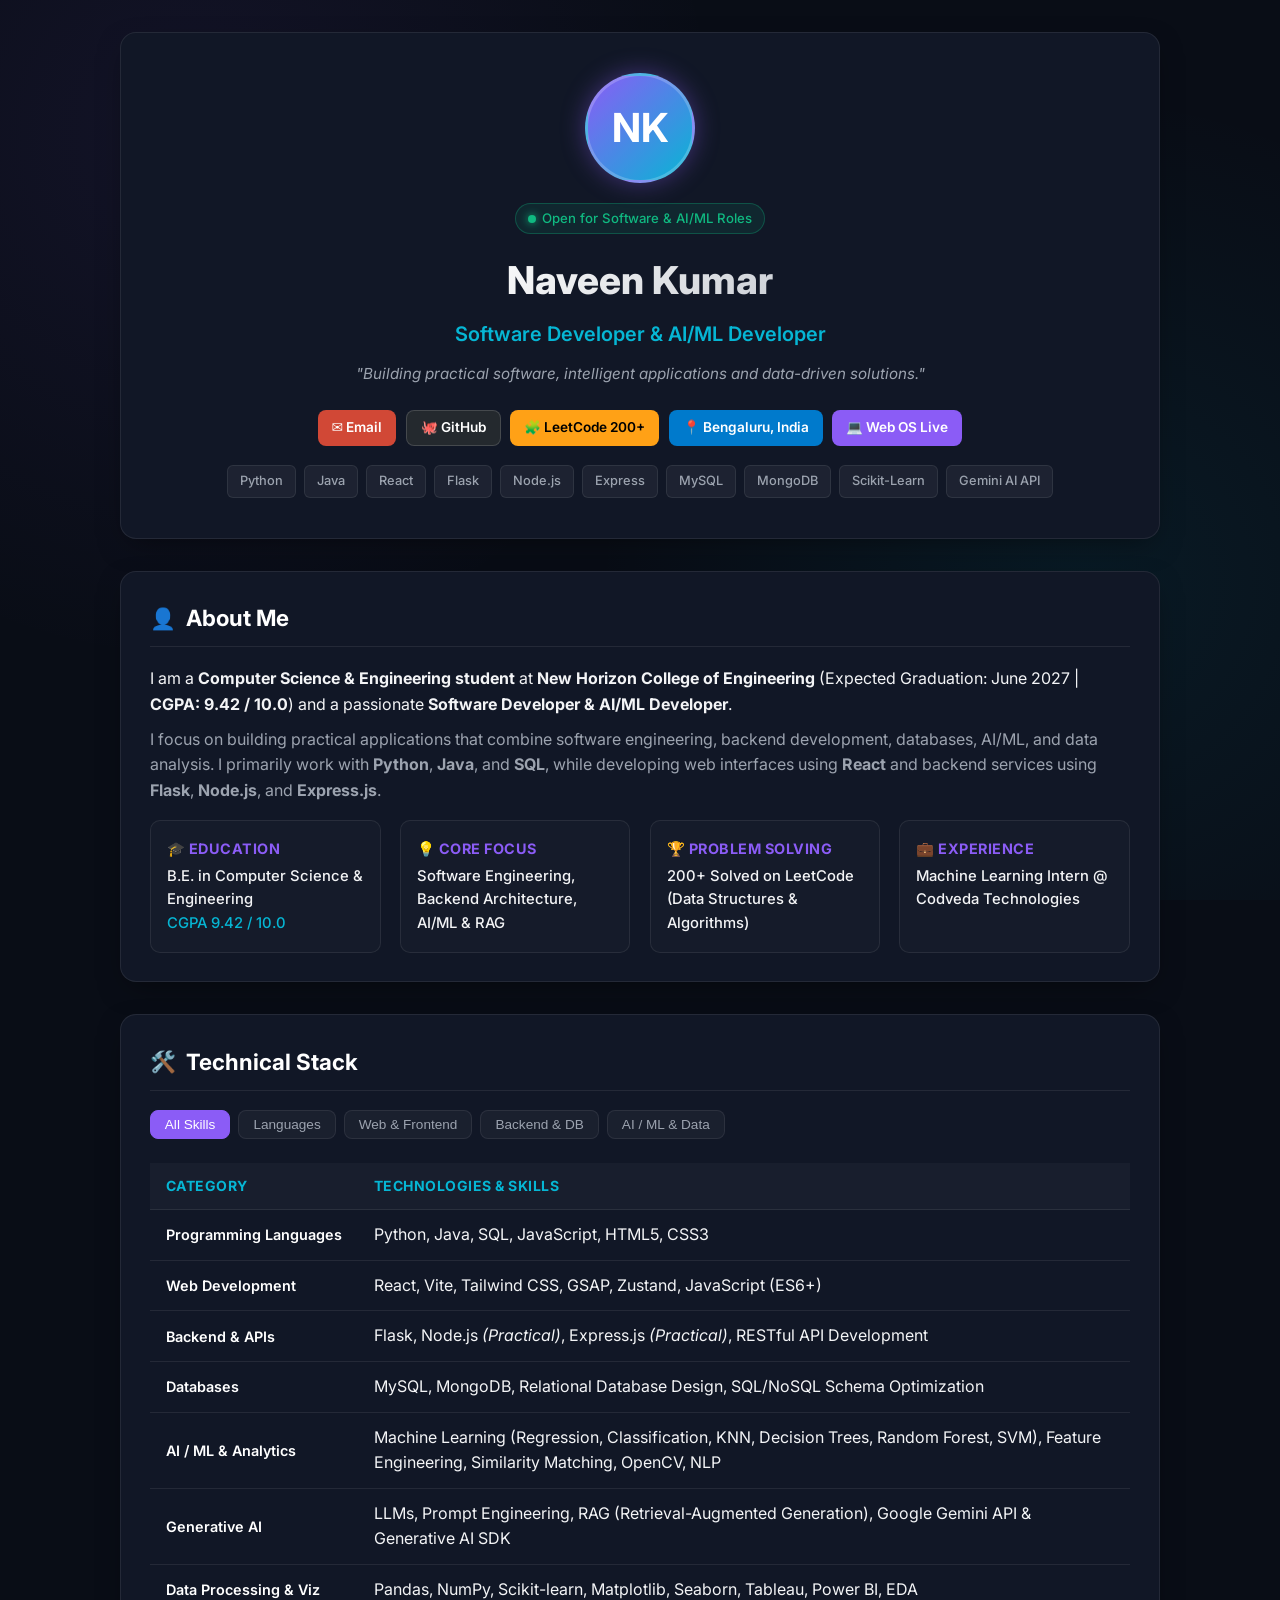
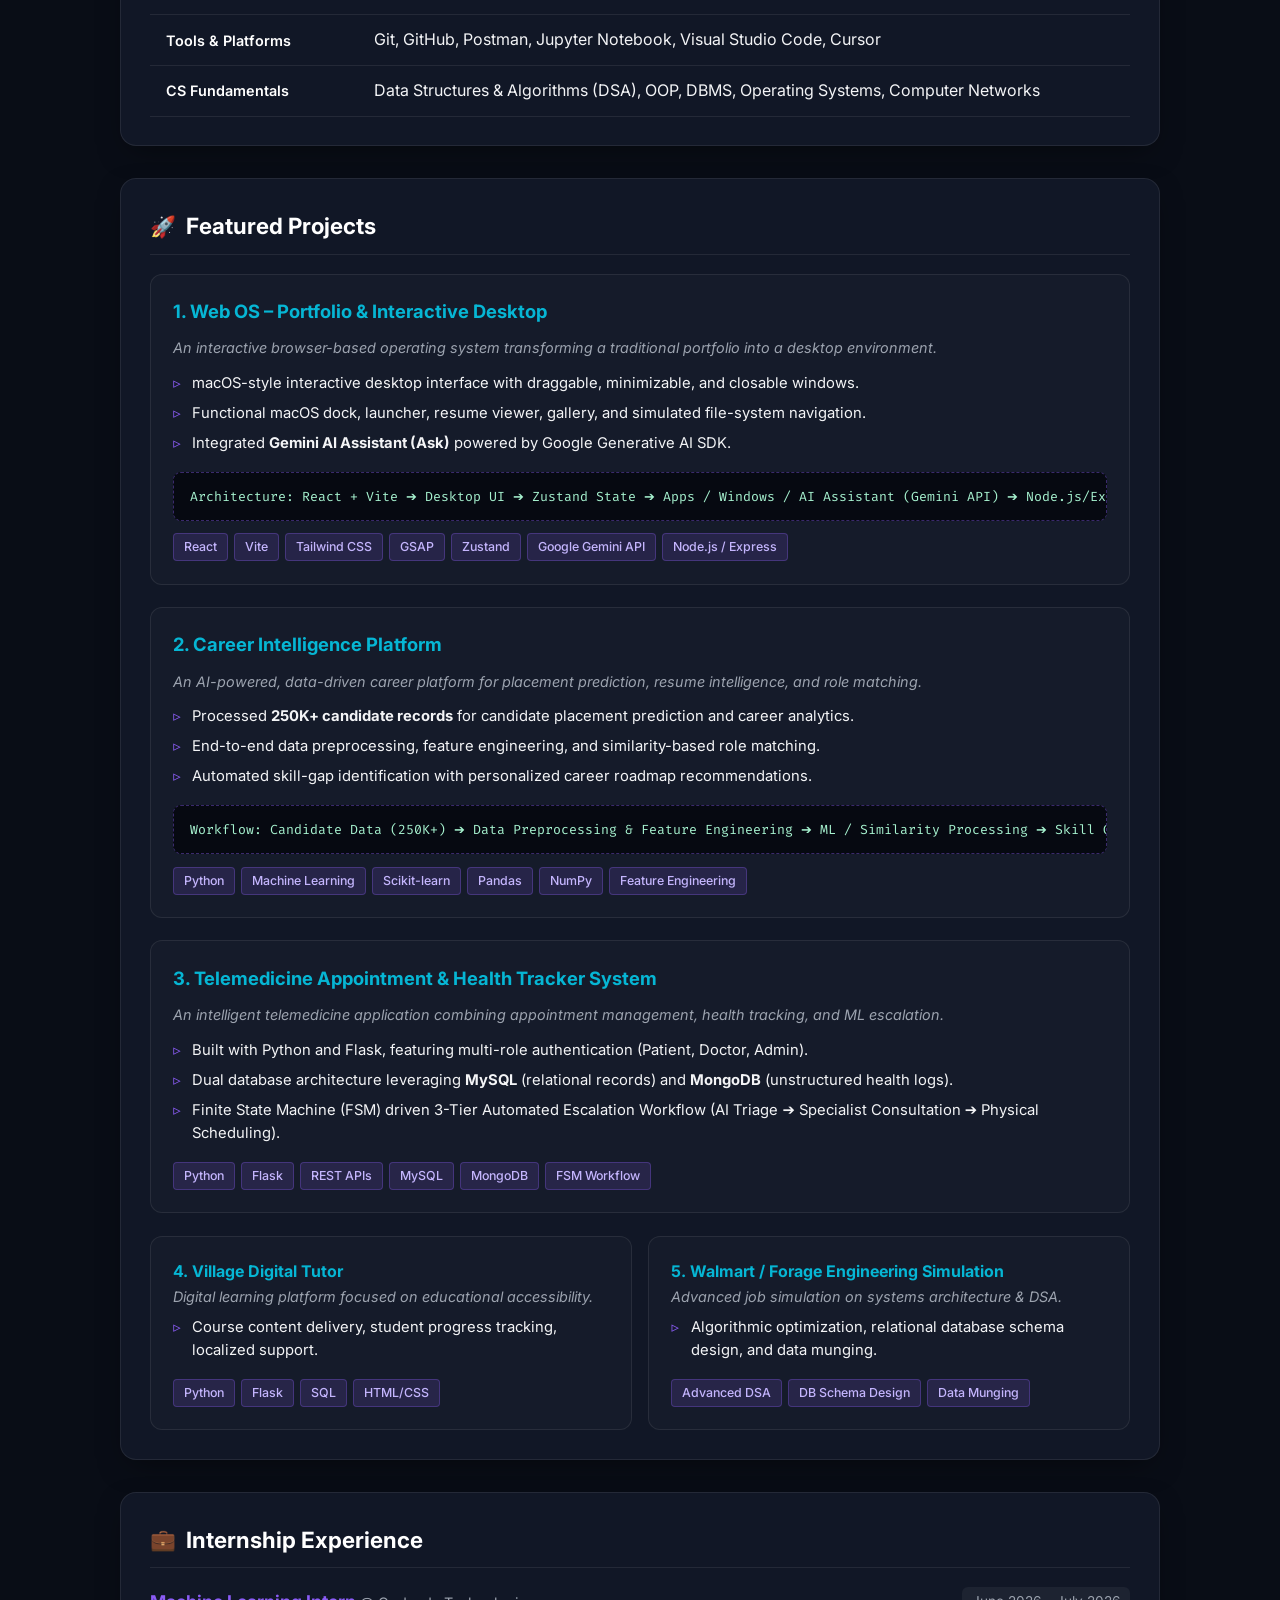
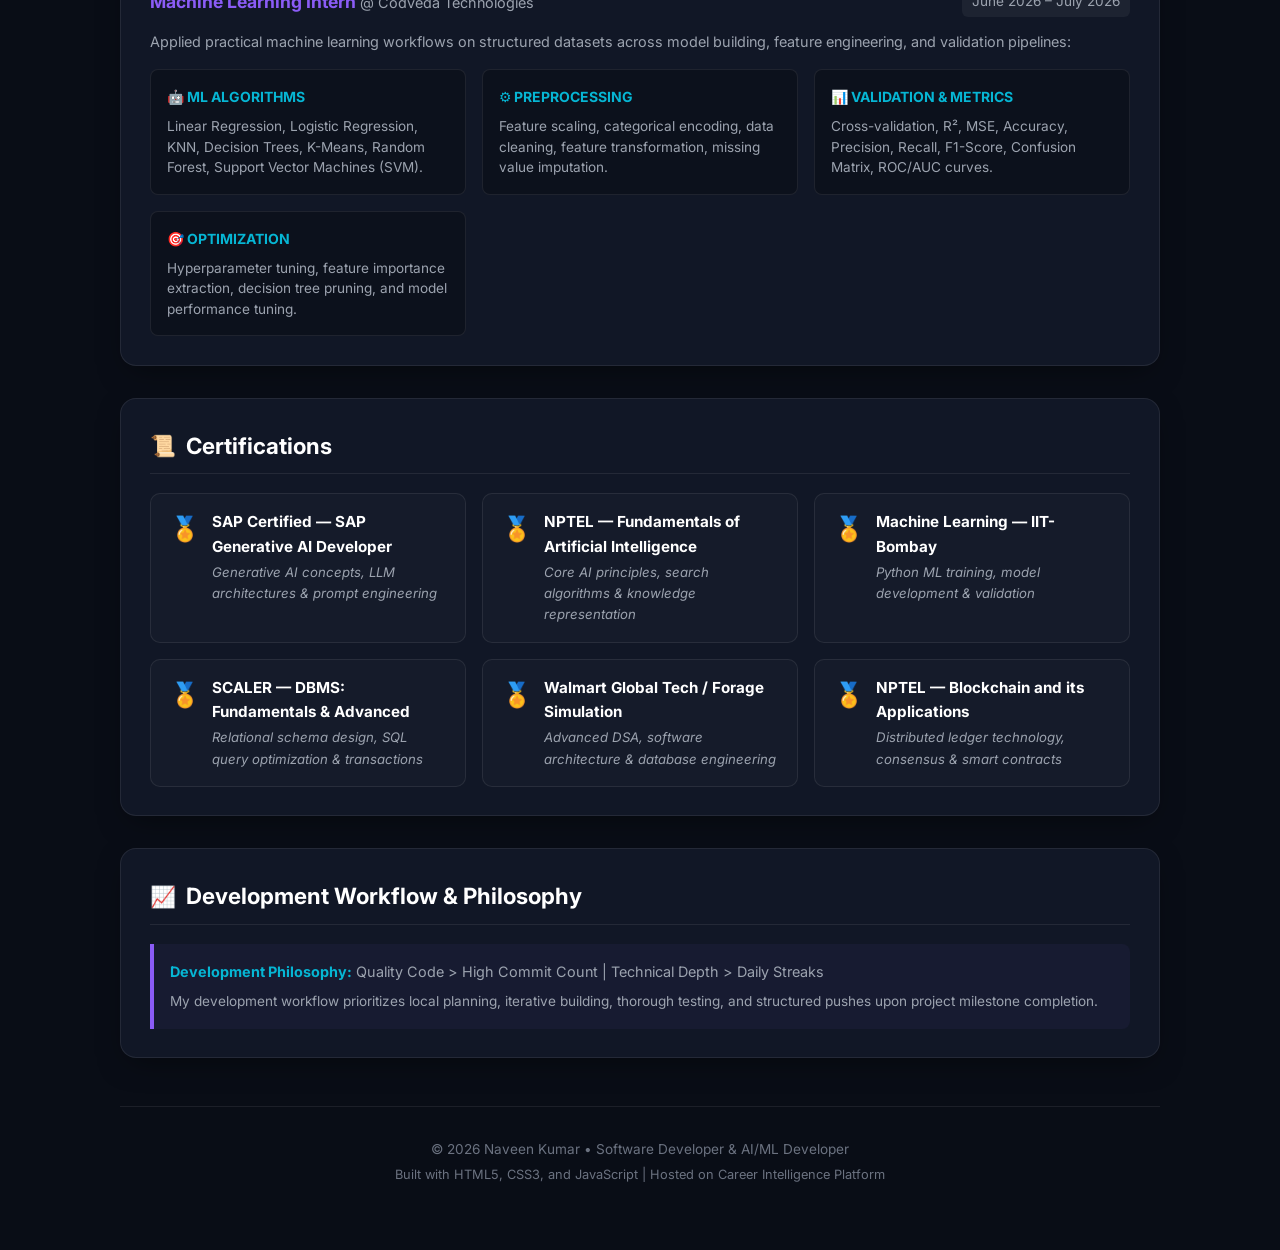
<file: portfolio/index.html>
<!DOCTYPE html>
<html lang="en">
<head>
  <meta charset="UTF-8">
  <meta name="viewport" content="width=device-width, initial-scale=1.0">
  <title>Naveen Kumar | Software Developer & AI/ML Developer</title>
  <meta name="description" content="Portfolio of Naveen Kumar - Computer Science Student, Software Developer & AI/ML Developer.">
  <link rel="stylesheet" href="styles.css">
  <link rel="preconnect" href="https://fonts.googleapis.com">
  <link rel="preconnect" href="https://fonts.gstatic.com" crossorigin>
  <link href="https://fonts.googleapis.com/css2?family=Fira+Code:wght@400;500&family=Inter:wght@400;500;600;700;800&display=swap" rel="stylesheet">
</head>
<body>

  <div class="container">

    <!-- PROFILE HERO HEADER -->
    <header class="card profile-header">
      <div class="avatar-wrapper">
        <div class="avatar">NK</div>
      </div>
      <div class="status-badge">
        <span class="status-dot"></span> Open for Software & AI/ML Roles
      </div>
      <h1>Naveen Kumar</h1>
      <h3>Software Developer & AI/ML Developer</h3>
      <p class="tagline">"Building practical software, intelligent applications and data-driven solutions."</p>

      <div class="badge-row">
        <a href="mailto:naveenbjvn8050@gmail.com" class="badge-item badge-email" id="email-btn">✉ Email</a>
        <a href="https://github.com/naveenkumar582005" target="_blank" rel="noopener" class="badge-item badge-github">🐙 GitHub</a>
        <a href="https://leetcode.com/u/Naveen582005/" target="_blank" rel="noopener" class="badge-item badge-leetcode">🧩 LeetCode 200+</a>
        <span class="badge-item badge-location">📍 Bengaluru, India</span>
        <a href="https://github.com/naveenkumar582005/web-os" target="_blank" rel="noopener" class="badge-item badge-webos">💻 Web OS Live</a>
      </div>

      <div class="tech-pills">
        <span class="tech-pill">Python</span>
        <span class="tech-pill">Java</span>
        <span class="tech-pill">React</span>
        <span class="tech-pill">Flask</span>
        <span class="tech-pill">Node.js</span>
        <span class="tech-pill">Express</span>
        <span class="tech-pill">MySQL</span>
        <span class="tech-pill">MongoDB</span>
        <span class="tech-pill">Scikit-Learn</span>
        <span class="tech-pill">Gemini AI API</span>
      </div>
    </header>

    <!-- ABOUT ME -->
    <section class="card">
      <h2 class="section-title"><span class="section-icon">👤</span> About Me</h2>
      <p>
        I am a <strong>Computer Science & Engineering student</strong> at <strong>New Horizon College of Engineering</strong> (Expected Graduation: June 2027 | <strong>CGPA: 9.42 / 10.0</strong>) and a passionate <strong>Software Developer & AI/ML Developer</strong>.
      </p>
      <p style="margin-top: 0.6rem; color: var(--text-muted);">
        I focus on building practical applications that combine software engineering, backend development, databases, AI/ML, and data analysis. I primarily work with <strong>Python</strong>, <strong>Java</strong>, and <strong>SQL</strong>, while developing web interfaces using <strong>React</strong> and backend services using <strong>Flask</strong>, <strong>Node.js</strong>, and <strong>Express.js</strong>.
      </p>

      <div class="about-grid">
        <div class="about-item">
          <h4>🎓 Education</h4>
          <p>B.E. in Computer Science & Engineering<br><span style="color: var(--accent-cyan);">CGPA 9.42 / 10.0</span></p>
        </div>
        <div class="about-item">
          <h4>💡 Core Focus</h4>
          <p>Software Engineering, Backend Architecture, AI/ML & RAG</p>
        </div>
        <div class="about-item">
          <h4>🏆 Problem Solving</h4>
          <p>200+ Solved on LeetCode (Data Structures & Algorithms)</p>
        </div>
        <div class="about-item">
          <h4>💼 Experience</h4>
          <p>Machine Learning Intern @ Codveda Technologies</p>
        </div>
      </div>
    </section>

    <!-- TECHNICAL STACK MATRIX -->
    <section class="card">
      <h2 class="section-title"><span class="section-icon">🛠️</span> Technical Stack</h2>
      
      <div class="filter-bar">
        <button class="filter-btn active" data-filter="all">All Skills</button>
        <button class="filter-btn" data-filter="languages">Languages</button>
        <button class="filter-btn" data-filter="web">Web & Frontend</button>
        <button class="filter-btn" data-filter="backend">Backend & DB</button>
        <button class="filter-btn" data-filter="ai">AI / ML & Data</button>
      </div>

      <table class="tech-table">
        <thead>
          <tr>
            <th>Category</th>
            <th>Technologies & Skills</th>
          </tr>
        </thead>
        <tbody>
          <tr data-cat="languages">
            <td class="tech-category-tag">Programming Languages</td>
            <td>Python, Java, SQL, JavaScript, HTML5, CSS3</td>
          </tr>
          <tr data-cat="web">
            <td class="tech-category-tag">Web Development</td>
            <td>React, Vite, Tailwind CSS, GSAP, Zustand, JavaScript (ES6+)</td>
          </tr>
          <tr data-cat="backend">
            <td class="tech-category-tag">Backend & APIs</td>
            <td>Flask, Node.js <em>(Practical)</em>, Express.js <em>(Practical)</em>, RESTful API Development</td>
          </tr>
          <tr data-cat="backend">
            <td class="tech-category-tag">Databases</td>
            <td>MySQL, MongoDB, Relational Database Design, SQL/NoSQL Schema Optimization</td>
          </tr>
          <tr data-cat="ai">
            <td class="tech-category-tag">AI / ML & Analytics</td>
            <td>Machine Learning (Regression, Classification, KNN, Decision Trees, Random Forest, SVM), Feature Engineering, Similarity Matching, OpenCV, NLP</td>
          </tr>
          <tr data-cat="ai">
            <td class="tech-category-tag">Generative AI</td>
            <td>LLMs, Prompt Engineering, RAG (Retrieval-Augmented Generation), Google Gemini API & Generative AI SDK</td>
          </tr>
          <tr data-cat="ai">
            <td class="tech-category-tag">Data Processing & Viz</td>
            <td>Pandas, NumPy, Scikit-learn, Matplotlib, Seaborn, Tableau, Power BI, EDA</td>
          </tr>
          <tr data-cat="all">
            <td class="tech-category-tag">Tools & Platforms</td>
            <td>Git, GitHub, Postman, Jupyter Notebook, Visual Studio Code, Cursor</td>
          </tr>
          <tr data-cat="languages">
            <td class="tech-category-tag">CS Fundamentals</td>
            <td>Data Structures & Algorithms (DSA), OOP, DBMS, Operating Systems, Computer Networks</td>
          </tr>
        </tbody>
      </table>
    </section>

    <!-- FEATURED PROJECTS -->
    <section class="card">
      <h2 class="section-title"><span class="section-icon">🚀</span> Featured Projects</h2>

      <!-- Project 1 -->
      <div class="project-card">
        <div class="project-header">
          <span class="project-title">1. Web OS – Portfolio & Interactive Desktop</span>
        </div>
        <p class="project-subtitle">An interactive browser-based operating system transforming a traditional portfolio into a desktop environment.</p>
        <ul class="project-list">
          <li>macOS-style interactive desktop interface with draggable, minimizable, and closable windows.</li>
          <li>Functional macOS dock, launcher, resume viewer, gallery, and simulated file-system navigation.</li>
          <li>Integrated <strong>Gemini AI Assistant (Ask)</strong> powered by Google Generative AI SDK.</li>
        </ul>
        <div class="architecture-box">
          Architecture: React + Vite ➔ Desktop UI ➔ Zustand State ➔ Apps / Windows / AI Assistant (Gemini API) ➔ Node.js/Express Backend Services
        </div>
        <div class="project-tech-tags">
          <span class="tech-tag">React</span>
          <span class="tech-tag">Vite</span>
          <span class="tech-tag">Tailwind CSS</span>
          <span class="tech-tag">GSAP</span>
          <span class="tech-tag">Zustand</span>
          <span class="tech-tag">Google Gemini API</span>
          <span class="tech-tag">Node.js / Express</span>
        </div>
      </div>

      <!-- Project 2 -->
      <div class="project-card">
        <div class="project-header">
          <span class="project-title">2. Career Intelligence Platform</span>
        </div>
        <p class="project-subtitle">An AI-powered, data-driven career platform for placement prediction, resume intelligence, and role matching.</p>
        <ul class="project-list">
          <li>Processed <strong>250K+ candidate records</strong> for candidate placement prediction and career analytics.</li>
          <li>End-to-end data preprocessing, feature engineering, and similarity-based role matching.</li>
          <li>Automated skill-gap identification with personalized career roadmap recommendations.</li>
        </ul>
        <div class="architecture-box">
          Workflow: Candidate Data (250K+) ➔ Data Preprocessing & Feature Engineering ➔ ML / Similarity Processing ➔ Skill Gap & Role Matching ➔ Career Recommendations
        </div>
        <div class="project-tech-tags">
          <span class="tech-tag">Python</span>
          <span class="tech-tag">Machine Learning</span>
          <span class="tech-tag">Scikit-learn</span>
          <span class="tech-tag">Pandas</span>
          <span class="tech-tag">NumPy</span>
          <span class="tech-tag">Feature Engineering</span>
        </div>
      </div>

      <!-- Project 3 -->
      <div class="project-card">
        <div class="project-header">
          <span class="project-title">3. Telemedicine Appointment & Health Tracker System</span>
        </div>
        <p class="project-subtitle">An intelligent telemedicine application combining appointment management, health tracking, and ML escalation.</p>
        <ul class="project-list">
          <li>Built with Python and Flask, featuring multi-role authentication (Patient, Doctor, Admin).</li>
          <li>Dual database architecture leveraging <strong>MySQL</strong> (relational records) and <strong>MongoDB</strong> (unstructured health logs).</li>
          <li>Finite State Machine (FSM) driven 3-Tier Automated Escalation Workflow (AI Triage ➔ Specialist Consultation ➔ Physical Scheduling).</li>
        </ul>
        <div class="project-tech-tags">
          <span class="tech-tag">Python</span>
          <span class="tech-tag">Flask</span>
          <span class="tech-tag">REST APIs</span>
          <span class="tech-tag">MySQL</span>
          <span class="tech-tag">MongoDB</span>
          <span class="tech-tag">FSM Workflow</span>
        </div>
      </div>

      <!-- Project 4 & 5 Grid -->
      <div style="display: grid; grid-template-columns: repeat(auto-fit, minmax(280px, 1fr)); gap: 1rem;">
        <div class="project-card" style="margin-bottom: 0;">
          <div class="project-title" style="font-size: 1rem;">4. Village Digital Tutor</div>
          <p class="project-subtitle" style="margin-bottom: 0.5rem;">Digital learning platform focused on educational accessibility.</p>
          <ul class="project-list">
            <li>Course content delivery, student progress tracking, localized support.</li>
          </ul>
          <div class="project-tech-tags">
            <span class="tech-tag">Python</span>
            <span class="tech-tag">Flask</span>
            <span class="tech-tag">SQL</span>
            <span class="tech-tag">HTML/CSS</span>
          </div>
        </div>

        <div class="project-card" style="margin-bottom: 0;">
          <div class="project-title" style="font-size: 1rem;">5. Walmart / Forage Engineering Simulation</div>
          <p class="project-subtitle" style="margin-bottom: 0.5rem;">Advanced job simulation on systems architecture & DSA.</p>
          <ul class="project-list">
            <li>Algorithmic optimization, relational database schema design, and data munging.</li>
          </ul>
          <div class="project-tech-tags">
            <span class="tech-tag">Advanced DSA</span>
            <span class="tech-tag">DB Schema Design</span>
            <span class="tech-tag">Data Munging</span>
          </div>
        </div>
      </div>
    </section>

    <!-- INTERNSHIP EXPERIENCE -->
    <section class="card">
      <h2 class="section-title"><span class="section-icon">💼</span> Internship Experience</h2>
      <div class="internship-header">
        <div>
          <span class="company-name">Machine Learning Intern</span>
          <span style="color: var(--text-muted); font-size: 0.9rem;"> @ Codveda Technologies</span>
        </div>
        <span class="intern-period">June 2026 – July 2026</span>
      </div>

      <p style="font-size: 0.9rem; color: var(--text-muted); margin-bottom: 0.8rem;">
        Applied practical machine learning workflows on structured datasets across model building, feature engineering, and validation pipelines:
      </p>

      <div class="ml-grid">
        <div class="ml-card">
          <h5>🤖 ML Algorithms</h5>
          <p>Linear Regression, Logistic Regression, KNN, Decision Trees, K-Means, Random Forest, Support Vector Machines (SVM).</p>
        </div>
        <div class="ml-card">
          <h5>⚙️ Preprocessing</h5>
          <p>Feature scaling, categorical encoding, data cleaning, feature transformation, missing value imputation.</p>
        </div>
        <div class="ml-card">
          <h5>📊 Validation & Metrics</h5>
          <p>Cross-validation, R², MSE, Accuracy, Precision, Recall, F1-Score, Confusion Matrix, ROC/AUC curves.</p>
        </div>
        <div class="ml-card">
          <h5>🎯 Optimization</h5>
          <p>Hyperparameter tuning, feature importance extraction, decision tree pruning, and model performance tuning.</p>
        </div>
      </div>
    </section>

    <!-- CERTIFICATIONS -->
    <section class="card">
      <h2 class="section-title"><span class="section-icon">📜</span> Certifications</h2>
      <div class="cert-grid">
        <div class="cert-card">
          <span class="cert-badge">🏅</span>
          <div class="cert-details">
            <h4>SAP Certified — SAP Generative AI Developer</h4>
            <p>Generative AI concepts, LLM architectures & prompt engineering</p>
          </div>
        </div>
        <div class="cert-card">
          <span class="cert-badge">🏅</span>
          <div class="cert-details">
            <h4>NPTEL — Fundamentals of Artificial Intelligence</h4>
            <p>Core AI principles, search algorithms & knowledge representation</p>
          </div>
        </div>
        <div class="cert-card">
          <span class="cert-badge">🏅</span>
          <div class="cert-details">
            <h4>Machine Learning — IIT-Bombay</h4>
            <p>Python ML training, model development & validation</p>
          </div>
        </div>
        <div class="cert-card">
          <span class="cert-badge">🏅</span>
          <div class="cert-details">
            <h4>SCALER — DBMS: Fundamentals & Advanced</h4>
            <p>Relational schema design, SQL query optimization & transactions</p>
          </div>
        </div>
        <div class="cert-card">
          <span class="cert-badge">🏅</span>
          <div class="cert-details">
            <h4>Walmart Global Tech / Forage Simulation</h4>
            <p>Advanced DSA, software architecture & database engineering</p>
          </div>
        </div>
        <div class="cert-card">
          <span class="cert-badge">🏅</span>
          <div class="cert-details">
            <h4>NPTEL — Blockchain and its Applications</h4>
            <p>Distributed ledger technology, consensus & smart contracts</p>
          </div>
        </div>
      </div>
    </section>

    <!-- DEVELOPMENT PHILOSOPHY -->
    <section class="card">
      <h2 class="section-title"><span class="section-icon">📈</span> Development Workflow & Philosophy</h2>
      <div class="quote-box">
        <p>
          <strong>Development Philosophy:</strong> Quality Code > High Commit Count | Technical Depth > Daily Streaks
        </p>
        <p style="margin-top: 0.5rem; font-size: 0.85rem;">
          My development workflow prioritizes local planning, iterative building, thorough testing, and structured pushes upon project milestone completion.
        </p>
      </div>
    </section>

    <footer>
      <p>© 2026 Naveen Kumar • Software Developer & AI/ML Developer</p>
      <p style="margin-top: 4px; color: var(--text-dim); font-size: 0.8rem;">Built with HTML5, CSS3, and JavaScript | Hosted on Career Intelligence Platform</p>
    </footer>

  </div>

  <script src="script.js"></script>
</body>
</html>
</file>
<file: portfolio/styles.css>
:root {
  --bg-dark: #090d16;
  --bg-card: #111726;
  --bg-card-hover: #192238;
  --border-color: rgba(255, 255, 255, 0.08);
  --border-accent: rgba(139, 92, 246, 0.3);
  --accent-purple: #8b5cf6;
  --accent-cyan: #06b6d4;
  --accent-blue: #3b82f6;
  --accent-amber: #f59e0b;
  --text-main: #f3f4f6;
  --text-muted: #9ca3af;
  --text-dim: #6b7280;
  --font-sans: 'Inter', system-ui, -apple-system, BlinkMacSystemFont, 'Segoe UI', Roboto, sans-serif;
  --font-mono: 'Fira Code', Consolas, Monaco, monospace;
}

* {
  box-sizing: border-box;
  margin: 0;
  padding: 0;
}

body {
  background-color: var(--bg-dark);
  color: var(--text-main);
  font-family: var(--font-sans);
  line-height: 1.6;
  padding: 2rem 1rem;
  background-image: 
    radial-gradient(circle at 15% 15%, rgba(139, 92, 246, 0.08) 0%, transparent 40%),
    radial-gradient(circle at 85% 65%, rgba(6, 182, 212, 0.08) 0%, transparent 40%);
  background-attachment: fixed;
}

.container {
  max-width: 1040px;
  margin: 0 auto;
}

/* Glassmorphism Cards */
.card {
  background: var(--bg-card);
  border: 1px solid var(--border-color);
  border-radius: 16px;
  padding: 1.8rem;
  margin-bottom: 2rem;
  box-shadow: 0 10px 30px -10px rgba(0, 0, 0, 0.5);
  transition: border-color 0.3s ease, transform 0.3s ease, box-shadow 0.3s ease;
}

.card:hover {
  border-color: var(--border-accent);
  transform: translateY(-2px);
  box-shadow: 0 15px 35px -10px rgba(139, 92, 246, 0.15);
}

/* Header Section */
.profile-header {
  text-align: center;
  padding: 2.5rem 1.5rem;
}

.avatar-wrapper {
  position: relative;
  width: 110px;
  height: 110px;
  margin: 0 auto 1.25rem;
}

.avatar {
  width: 100%;
  height: 100%;
  border-radius: 50%;
  background: linear-gradient(135deg, var(--accent-purple), var(--accent-cyan));
  display: flex;
  align-items: center;
  justify-content: center;
  font-size: 2.5rem;
  font-weight: 700;
  color: #fff;
  box-shadow: 0 0 25px rgba(139, 92, 246, 0.4);
  border: 3px solid rgba(255, 255, 255, 0.2);
}

.status-badge {
  display: inline-flex;
  align-items: center;
  gap: 6px;
  background: rgba(16, 185, 129, 0.1);
  border: 1px solid rgba(16, 185, 129, 0.3);
  color: #10b981;
  padding: 4px 12px;
  border-radius: 20px;
  font-size: 0.825rem;
  font-weight: 500;
  margin-bottom: 1rem;
}

.status-dot {
  width: 8px;
  height: 8px;
  background-color: #10b981;
  border-radius: 50%;
  box-shadow: 0 0 8px #10b981;
  animation: pulse 2s infinite;
}

@keyframes pulse {
  0% { opacity: 1; transform: scale(1); }
  50% { opacity: 0.4; transform: scale(1.2); }
  100% { opacity: 1; transform: scale(1); }
}

.profile-header h1 {
  font-size: 2.4rem;
  font-weight: 800;
  background: linear-gradient(135deg, #ffffff 30%, var(--text-muted));
  -webkit-background-clip: text;
  -webkit-text-fill-color: transparent;
  margin-bottom: 0.4rem;
}

.profile-header h3 {
  font-size: 1.25rem;
  font-weight: 600;
  color: var(--accent-cyan);
  margin-bottom: 0.75rem;
}

.tagline {
  font-style: italic;
  color: var(--text-muted);
  max-width: 600px;
  margin: 0 auto 1.5rem;
  font-size: 0.95rem;
}

/* Badges Row */
.badge-row {
  display: flex;
  flex-wrap: wrap;
  justify-content: center;
  gap: 0.6rem;
  margin-bottom: 1.2rem;
}

.badge-item {
  display: inline-flex;
  align-items: center;
  gap: 6px;
  padding: 6px 14px;
  border-radius: 8px;
  font-size: 0.85rem;
  font-weight: 600;
  text-decoration: none;
  color: #fff;
  transition: transform 0.2s ease, opacity 0.2s ease;
}

.badge-item:hover {
  transform: translateY(-2px);
  opacity: 0.9;
}

.badge-email { background-color: #d14836; }
.badge-github { background-color: #24292e; border: 1px solid rgba(255,255,255,0.15); }
.badge-leetcode { background-color: #ffa116; color: #000; }
.badge-location { background-color: #007acc; }
.badge-linkedin { background-color: #0a66c2; }
.badge-webos { background-color: #8b5cf6; }

/* Tech Stack Pills */
.tech-pills {
  display: flex;
  flex-wrap: wrap;
  justify-content: center;
  gap: 8px;

}

.tech-pill {
  background: rgba(255, 255, 255, 0.05);
  border: 1px solid var(--border-color);
  padding: 5px 12px;
  border-radius: 6px;
  font-size: 0.8rem;
  font-weight: 500;
  color: var(--text-muted);
}

/* Section Titles */
.section-title {
  display: flex;
  align-items: center;
  gap: 10px;
  font-size: 1.4rem;
  font-weight: 700;
  margin-bottom: 1.2rem;
  padding-bottom: 0.6rem;
  border-bottom: 1px solid var(--border-color);
  color: #fff;
}

.section-icon {
  font-size: 1.3rem;
}

/* About Grid */
.about-grid {
  display: grid;
  grid-template-columns: repeat(auto-fit, minmax(220px, 1fr));
  gap: 1.2rem;
  margin-top: 1rem;
}

.about-item {
  background: rgba(255, 255, 255, 0.02);
  border: 1px solid var(--border-color);
  border-radius: 10px;
  padding: 1rem;
}

.about-item h4 {
  font-size: 0.9rem;
  color: var(--accent-purple);
  margin-bottom: 0.3rem;
  text-transform: uppercase;
  letter-spacing: 0.5px;
}

.about-item p {
  font-size: 0.925rem;
  color: var(--text-main);
  font-weight: 500;
}

/* Tech Filter Buttons */
.filter-bar {
  display: flex;
  flex-wrap: wrap;
  gap: 8px;
  margin-bottom: 1.5rem;
}

.filter-btn {
  background: rgba(255, 255, 255, 0.04);
  border: 1px solid var(--border-color);
  color: var(--text-muted);
  padding: 6px 14px;
  border-radius: 8px;
  font-size: 0.85rem;
  font-weight: 500;
  cursor: pointer;
  transition: all 0.2s ease;
}

.filter-btn:hover, .filter-btn.active {
  background: var(--accent-purple);
  color: #fff;
  border-color: var(--accent-purple);
}

/* Tech Matrix Table */
.tech-table {
  width: 100%;
  border-collapse: collapse;
  margin-top: 0.5rem;
}

.tech-table th, .tech-table td {
  padding: 12px 16px;
  text-align: left;
  border-bottom: 1px solid var(--border-color);
}

.tech-table th {
  background: rgba(255, 255, 255, 0.03);
  color: var(--accent-cyan);
  font-size: 0.875rem;
  text-transform: uppercase;
  letter-spacing: 0.5px;
}

.tech-table tr:hover td {
  background: rgba(255, 255, 255, 0.02);
}

.tech-category-tag {
  font-weight: 600;
  color: #fff;
  font-size: 0.9rem;
  white-space: nowrap;
}

/* Project Cards */
.project-card {
  background: rgba(255, 255, 255, 0.02);
  border: 1px solid var(--border-color);
  border-radius: 12px;
  padding: 1.4rem;
  margin-bottom: 1.4rem;
  transition: border-color 0.2s ease;
}

.project-card:hover {
  border-color: var(--border-accent);
}

.project-header {
  display: flex;
  justify-content: space-between;
  align-items: flex-start;
  flex-wrap: wrap;
  gap: 0.5rem;
  margin-bottom: 0.6rem;
}

.project-title {
  font-size: 1.15rem;
  font-weight: 700;
  color: var(--accent-cyan);
}

.project-subtitle {
  font-style: italic;
  color: var(--text-muted);
  font-size: 0.9rem;
  margin-bottom: 0.8rem;
}

.project-list {
  list-style: none;
  margin-bottom: 1rem;
}

.project-list li {
  position: relative;
  padding-left: 1.2rem;
  margin-bottom: 0.4rem;
  font-size: 0.925rem;
  color: var(--text-main);
}

.project-list li::before {
  content: "▹";
  position: absolute;
  left: 0;
  color: var(--accent-purple);
}

.architecture-box {
  background: #060911;
  border: 1px dashed rgba(139, 92, 246, 0.4);
  border-radius: 8px;
  padding: 0.8rem 1rem;
  font-family: var(--font-mono);
  font-size: 0.825rem;
  color: #a7f3d0;
  margin: 0.8rem 0;
  overflow-x: auto;
  white-space: nowrap;
}

.project-tech-tags {
  display: flex;
  flex-wrap: wrap;
  gap: 6px;
}

.tech-tag {
  background: rgba(139, 92, 246, 0.15);
  border: 1px solid rgba(139, 92, 246, 0.3);
  color: #c4b5fd;
  padding: 3px 10px;
  border-radius: 4px;
  font-size: 0.775rem;
  font-weight: 500;
}

/* Internship Spotlight */
.internship-header {
  display: flex;
  justify-content: space-between;
  align-items: center;
  flex-wrap: wrap;
  margin-bottom: 0.8rem;
}

.company-name {
  font-size: 1.1rem;
  font-weight: 700;
  color: var(--accent-purple);
}

.intern-period {
  font-size: 0.85rem;
  color: var(--text-muted);
  background: rgba(255, 255, 255, 0.05);
  padding: 4px 10px;
  border-radius: 6px;
}

.ml-grid {
  display: grid;
  grid-template-columns: repeat(auto-fit, minmax(280px, 1fr));
  gap: 1rem;
  margin-top: 1rem;
}

.ml-card {
  background: rgba(0, 0, 0, 0.25);
  border: 1px solid var(--border-color);
  border-radius: 8px;
  padding: 1rem;
}

.ml-card h5 {
  color: var(--accent-cyan);
  font-size: 0.875rem;
  margin-bottom: 0.5rem;
  text-transform: uppercase;
}

.ml-card p {
  font-size: 0.85rem;
  color: var(--text-muted);
  line-height: 1.5;
}

/* Certifications Grid */
.cert-grid {
  display: grid;
  grid-template-columns: repeat(auto-fit, minmax(280px, 1fr));
  gap: 1rem;
}

.cert-card {
  background: rgba(255, 255, 255, 0.02);
  border: 1px solid var(--border-color);
  border-radius: 10px;
  padding: 1rem 1.2rem;
  display: flex;
  align-items: flex-start;
  gap: 12px;
}

.cert-badge {
  font-size: 1.5rem;
}

.cert-details h4 {
  font-size: 0.95rem;
  color: #fff;
  margin-bottom: 0.2rem;
}

.cert-details p {
  font-size: 0.825rem;
  color: var(--text-muted);
  font-style: italic;
}

/* GitHub Philosophy Quote */
.quote-box {
  background: rgba(139, 92, 246, 0.05);
  border-left: 4px solid var(--accent-purple);
  padding: 1rem;
  border-radius: 0 8px 8px 0;
  margin-top: 0.8rem;
}

.quote-box p {
  font-size: 0.9rem;
  color: var(--text-muted);
}

.quote-box strong {
  color: var(--accent-cyan);
}

/* Footer */
footer {
  text-align: center;
  padding: 2rem 0;
  color: var(--text-dim);
  font-size: 0.85rem;
  border-top: 1px solid var(--border-color);
  margin-top: 3rem;
}

/* Responsive adjust */
@media (max-width: 768px) {
  .profile-header h1 { font-size: 1.8rem; }
  .tech-table th, .tech-table td { padding: 8px 10px; }
  .architecture-box { font-size: 0.75rem; }
}
</file>
